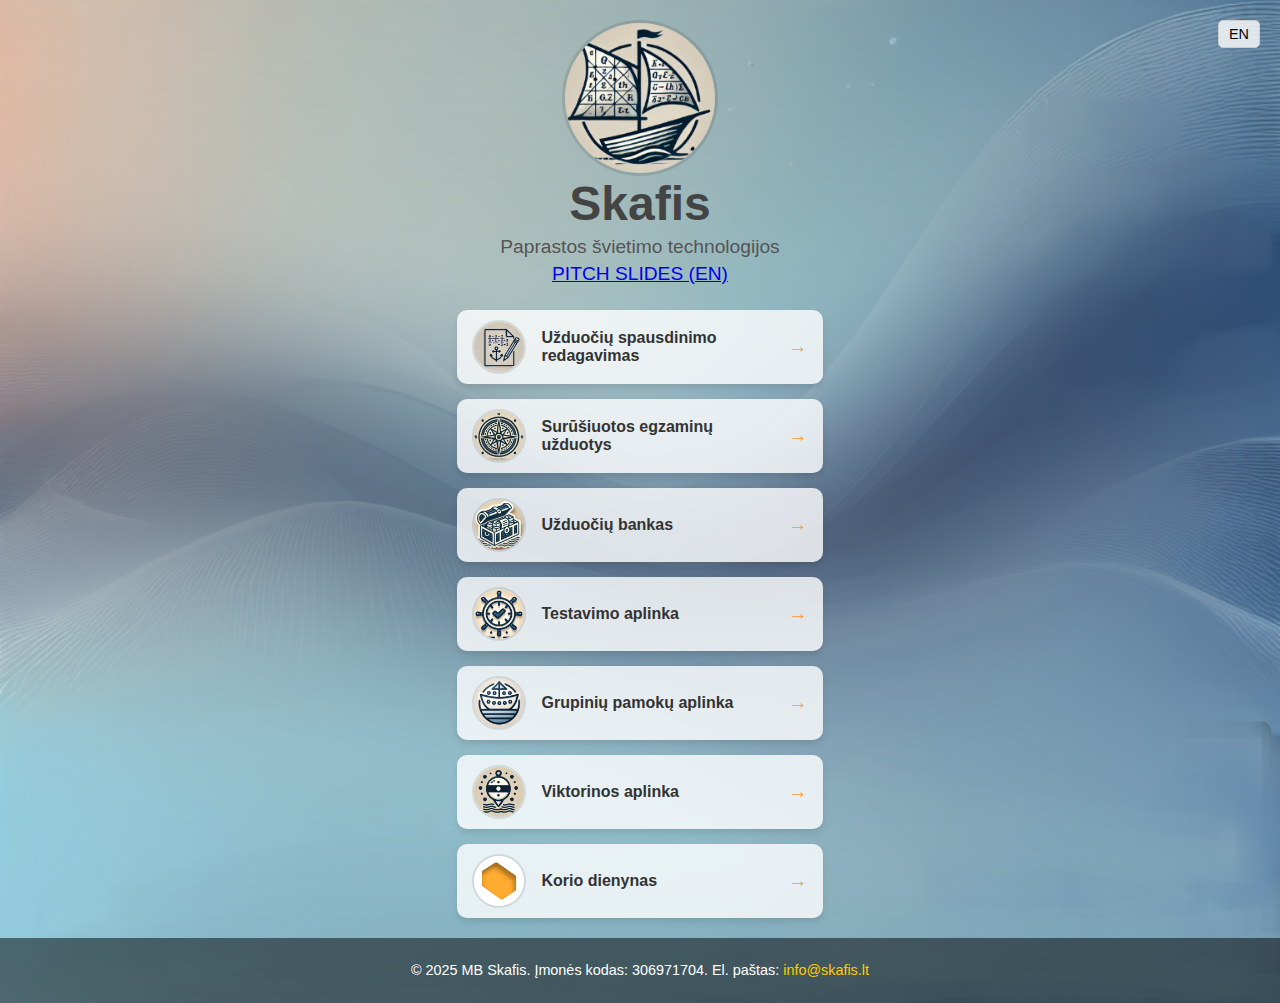
<file: public/index.html>
<!DOCTYPE html>
<html lang="en">
  <head>
    <meta charset="UTF-8" />
    <meta name="viewport" content="width=device-width, initial-scale=1.0" />
    <title>Skafis - Paprastos švietimo technologijos</title>
    <link rel="stylesheet" href="styles.css" />
  </head>
  <body>
    <header>
      <img src="image-4.png" alt="Company Logo" />
      <h1>Skafis</h1>
      <p>Paprastos švietimo technologijos</p>
      <p><a href="skafis_pitch.pdf">PITCH SLIDES (EN)</a></p>
      <div class="language-toggle">
        <button id="language-btn">EN</button>
      </div>
    </header>

    <main>
      <ul class="application-list">
        <li>
          <img src="image-7.png" alt="Užduočių spausdinimo redagavimas" />
          <a href="https://print.skafis.lt">Užduočių spausdinimo redagavimas</a>
          <span class="arrow">&rarr;</span>
        </li>
        <li>
          <img src="image-1.png" alt="Surūšiuotos egzaminų užduotys" />
          <a href="https://www.vbesort.lt">Surūšiuotos egzaminų užduotys</a>
          <span class="arrow">&rarr;</span>
        </li>
        <li>
          <img src="image-3.png" alt="Užduočių bankas" />
          <a href="https://bankas.skafis.lt">Užduočių bankas</a>
          <span class="arrow">&rarr;</span>
        </li>
        <li>
          <img src="image-2.png" alt="Testavimo aplinka" />
          <a href="https://testai.skafis.lt">Testavimo aplinka</a>
          <span class="arrow">&rarr;</span>
        </li>
        <li>
          <img src="image-5.png" alt="Grupinių pamokų aplinka" />
          <a href="https://pamokos.skafis.lt">Grupinių pamokų aplinka</a>
          <span class="arrow">&rarr;</span>
        </li>
        <li>
          <img src="image-6.png" alt="Viktorinos aplinka" />
          <a href="https://vikto.skafis.lt">Viktorinos aplinka</a>
          <span class="arrow">&rarr;</span>
        </li>
        <li>
          <img src="image-8.png" alt="Korio dienynas" />
          <a href="https://koriodienynas.lt">Korio dienynas</a>
          <span class="arrow">&rarr;</span>
        </li>
      </ul>
    </main>
    <footer>
      <p>
        &copy; 2025 MB Skafis. Įmonės kodas: 306971704. El. paštas:
        <a href="mailto:info@skafis.lt">info@skafis.lt</a>
      </p>
    </footer>
    <script>
      document
        .getElementById("language-btn")
        .addEventListener("click", function () {
          const button = this;
          const currentLanguage = button.textContent;

          // Toggle language
          if (currentLanguage === "EN") {
            button.textContent = "LT";
            document.querySelector("h1").textContent = "Skafis";
            document.querySelector("p").textContent =
              "Simple educational technologies";
            document.querySelector(".application-list").innerHTML = `
        <li>
          <img src="image-7.png" alt="Problem sheet generator" />
          <a href="https://print.skafis.lt">Problem sheet generator</a>
          <span class="arrow">&rarr;</span>
        </li>
        <li>
          <img src="image-1.png" alt="Sorted exam problems" />
          <a href="https://www.vbesort.lt">🇱🇹 Sorted exam problems</a>
          <span class="arrow">&rarr;</span>
        </li>
        <li>
          <img src="image-3.png" alt="Content bank" />
          <a href="https://bankas.skafis.lt">Content bank</a>
          <span class="arrow">&rarr;</span>
        </li>
        <li>
          <img src="image-2.png" alt="Assessment platform" />
          <a href="https://testai.skafis.lt">Assessment platform</a>
          <span class="arrow">&rarr;</span>
        </li>
        <li>
          <img src="image-5.png" alt="Tutoring management system" />
          <a href="https://pamokos.skafis.lt">Tutoring management system</a>
          <span class="arrow">&rarr;</span>
        </li>
        <li>
          <img src="image-6.png" alt="Quiz platform" />
          <a href="https://vikto.skafis.lt">Quiz platform</a>
          <span class="arrow">&rarr;</span>
        </li>
        <li>
          <img src="image-8.png" alt="Korio learning management system" />
          <a href="https://koriodienynas.lt">Korio learning management system</a>
          <span class="arrow">&rarr;</span>
        </li>
            `;
          } else {
            button.textContent = "EN";
            document.querySelector("h1").textContent = "Skafis";
            document.querySelector("p").textContent =
              "Paprastos švietimo technologijos";
            document.querySelector(".application-list").innerHTML = `
        <li>
          <img src="image-7.png" alt="Užduočių spausdinimo redagavimas" />
          <a href="https://print.skafis.lt">Užduočių spausdinimo redagavimas</a>
          <span class="arrow">&rarr;</span>
        </li>
        <li>
          <img src="image-1.png" alt="Surūšiuotos egzaminų užduotys" />
          <a href="https://www.vbesort.lt">Surūšiuotos egzaminų užduotys</a>
          <span class="arrow">&rarr;</span>
        </li>
        <li>
          <img src="image-3.png" alt="Užduočių bankas" />
          <a href="https://bankas.skafis.lt">Užduočių bankas</a>
          <span class="arrow">&rarr;</span>
        </li>
        <li>
          <img src="image-2.png" alt="Testavimo aplinka" />
          <a href="https://testai.skafis.lt">Testavimo aplinka</a>
          <span class="arrow">&rarr;</span>
        </li>
        <li>
          <img src="image-5.png" alt="Grupinių pamokų aplinka" />
          <a href="https://pamokos.skafis.lt">Grupinių pamokų aplinka</a>
          <span class="arrow">&rarr;</span>
        </li>
        <li>
          <img src="image-6.png" alt="Viktorinos aplinka" />
          <a href="https://vikto.skafis.lt">Viktorinos aplinka</a>
          <span class="arrow">&rarr;</span>
        </li>
        <li>
          <img src="image-8.png" alt="Korio dienynas" />
          <a href="https://koriodienynas.lt">Korio dienynas</a>
          <span class="arrow">&rarr;</span>
        </li>
            `;
          }
        });
    </script>
  </body>
</html>
</file>
<file: public/styles.css>
/* General styles */
body {
  margin: 0;
  min-height: 100vh;
  display: flex;
  flex-direction: column;
  justify-content: space-between;
  align-items: center;
  background: url("image.png") no-repeat center center fixed;
  background-size: cover;
  position: relative;
  overflow: hidden;
  font-family: "Arial", sans-serif;
  color: #333333;
}

html,
body {
  overflow-y: auto;
}

body::before {
  content: "";
  position: absolute;
  top: 0;
  left: 0;
  width: 100%;
  height: 100%;
  background: url("image.png") no-repeat center center fixed;
  background-size: cover;
  filter: blur(80px);
  z-index: -2;
  opacity: 0.9;
}

header {
  text-align: center;
  margin-top: 20px;
  width: 300px;
}

header h1 {
  font-size: 3rem;
  font-weight: bold;
  margin: 0;
  color: #444444;
}

header p {
  font-size: 1.2rem;
  margin: 5px 0;
  color: #555555;
}

main {
  flex-grow: 1;
  display: flex;
  flex-direction: column;
  align-items: center;
}

.application-list {
  list-style: none;
  padding: 0;
  margin: 20px 0;
  width: 90%;
  max-width: 600px;
  display: flex;
  flex-direction: column;
  gap: 15px;
}

.application-list li {
  display: flex;
  align-items: center;
  background: rgba(255, 255, 255, 0.8);
  border-radius: 10px;
  padding: 10px 15px;
  box-shadow: 0px 4px 6px rgba(0, 0, 0, 0.1);
  transition: transform 0.2s, box-shadow 0.2s;
}

.application-list li:hover {
  transform: scale(1.02);
  box-shadow: 0px 6px 10px rgba(0, 0, 0, 0.2);
}

.application-list img {
  width: 50px;
  height: 50px;
  margin-right: 15px;
  border-radius: 50%;
  border: 2px solid rgba(0, 0, 0, 0.1);
}

header img {
  width: 150px; /* Adjust size as needed */
  height: 150px; /* Match the width for a perfect circle */
  border-radius: 50%; /* Makes the image circular */
  margin: 0 auto; /* Centers the image */
  display: block; /* Ensures proper layout in the header */
  border: 3px solid rgba(0, 0, 0, 0.1); /* Optional border for styling */
}

.application-list a {
  flex-grow: 1;
  text-decoration: none;
  color: #333333;
  font-size: 1rem;
  font-weight: bold;
}

.application-list a:hover {
  color: #ff9933;
}

.application-list .arrow {
  font-size: 1.2rem;
  color: #ff9933;
  margin-left: 10px;
}

footer {
  text-align: center;
  padding: 10px 0;
  background: rgba(0, 0, 0, 0.5);
  width: 100%;
  font-size: 0.9rem;
  color: #ffffff;
}

footer a {
  color: #ffcc00;
  text-decoration: none;
  transition: color 0.3s;
}

footer a:hover {
  color: #ffffff;
}

.language-toggle {
  position: absolute;
  top: 20px;
  right: 20px;
  z-index: 10;
}

.language-toggle button {
  background: rgba(255, 255, 255, 0.8);
  border: 1px solid #ccc;
  border-radius: 5px;
  padding: 5px 10px;
  font-size: 0.9rem;
  cursor: pointer;
  transition: background 0.3s, color 0.3s;
}

.language-toggle button:hover {
  background: #ff9933;
  color: #ffffff;
}
</file>
